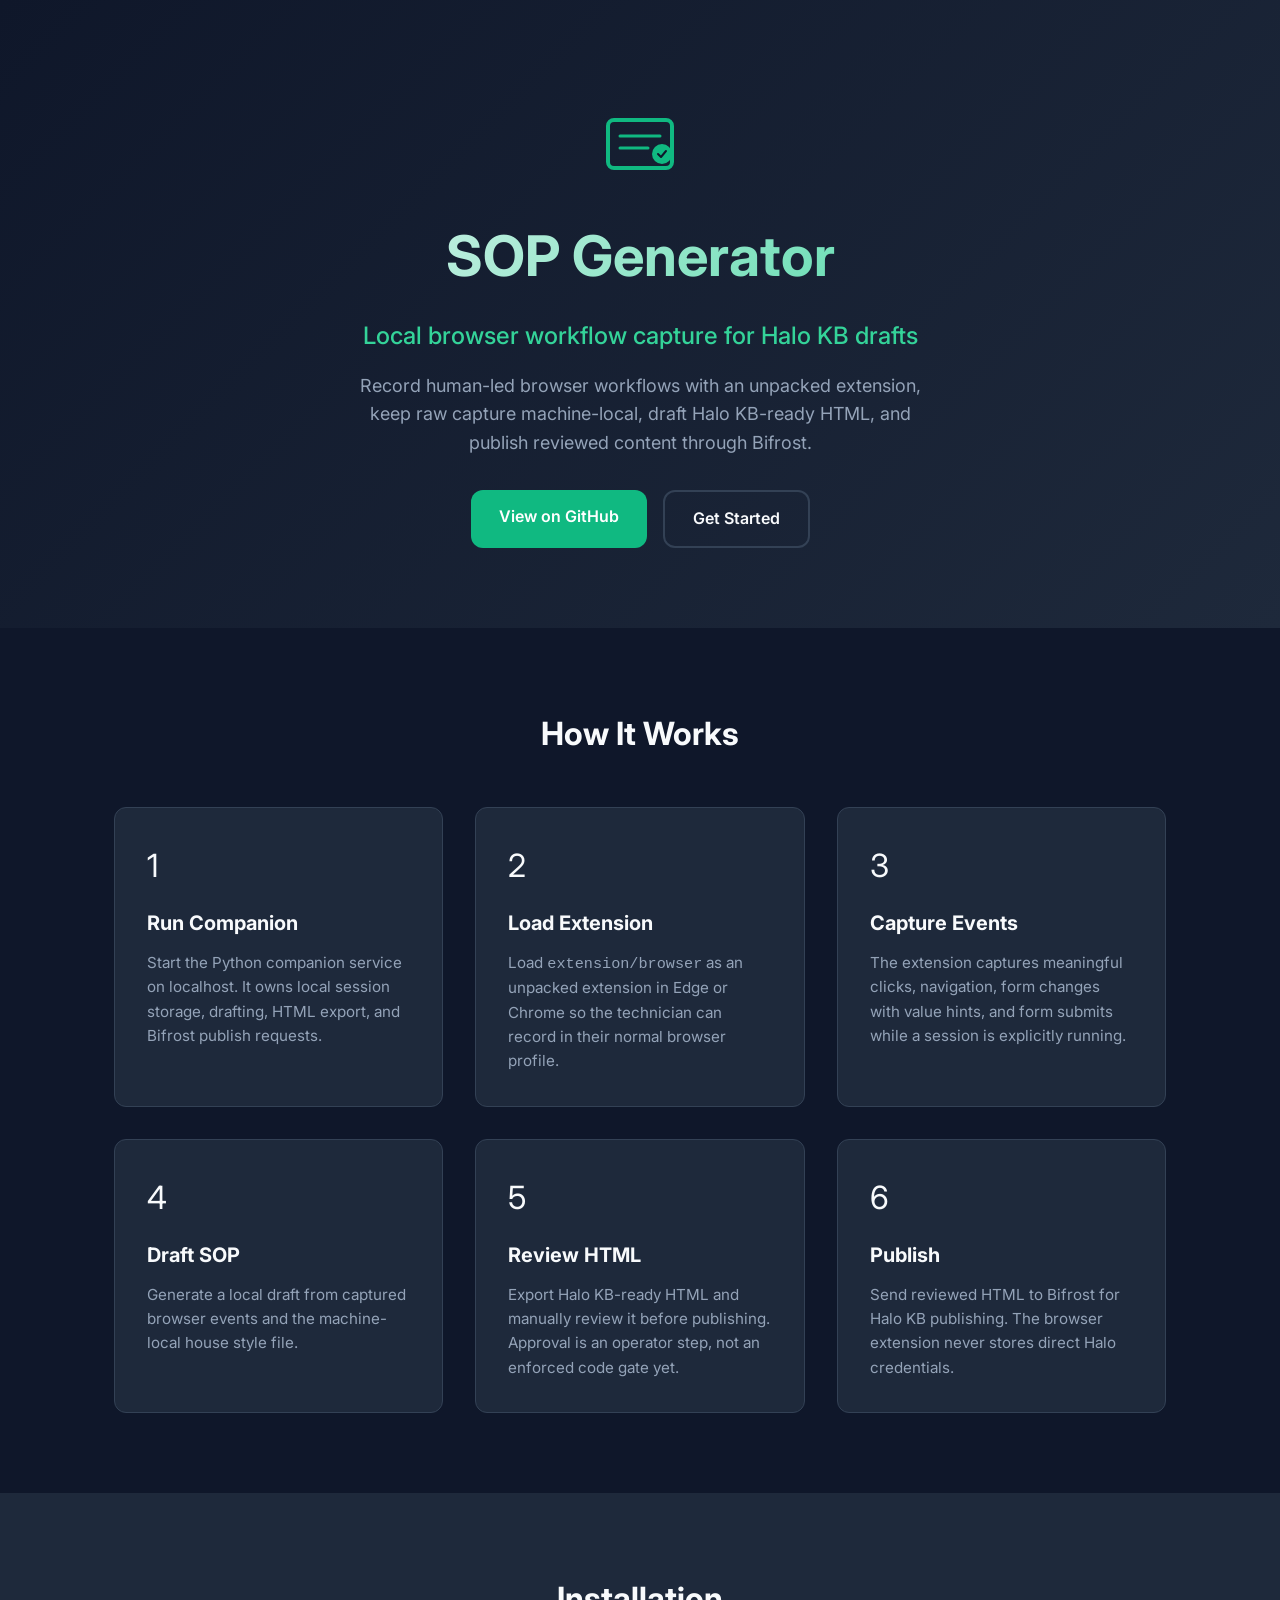
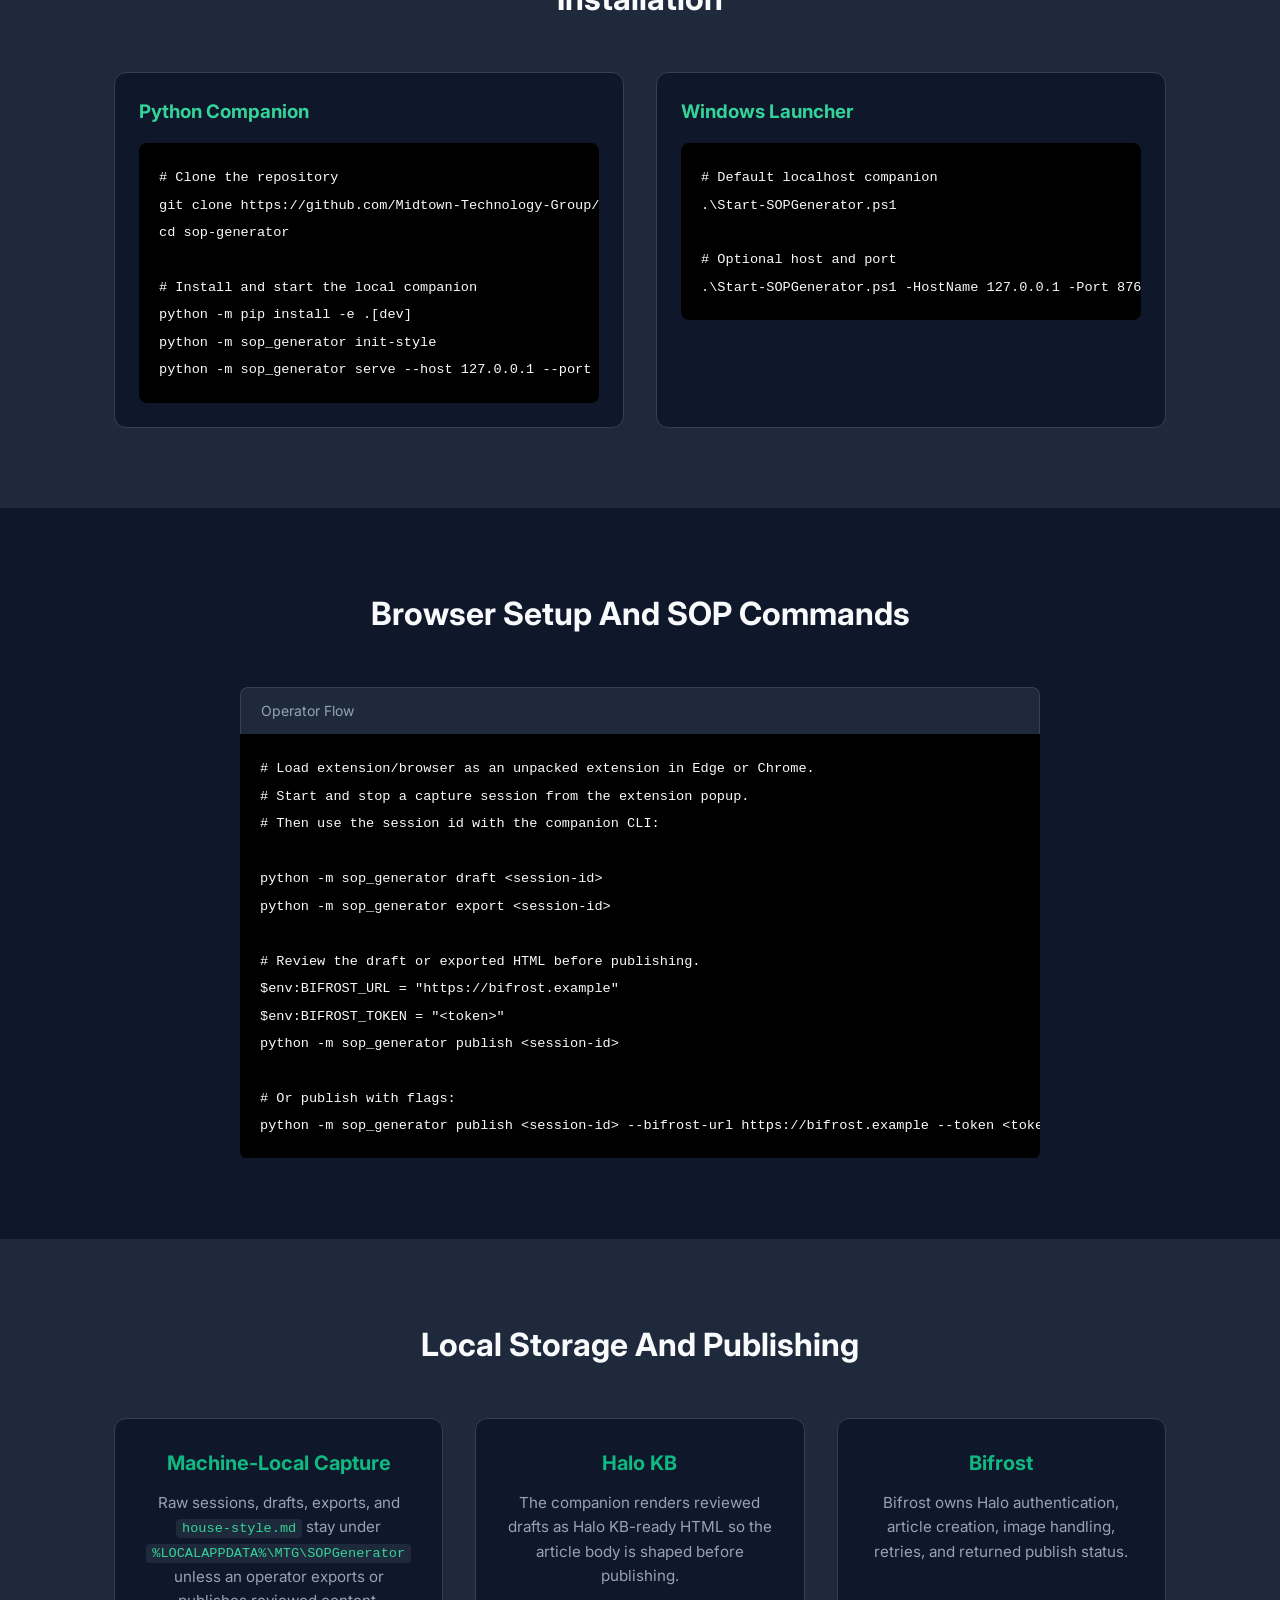
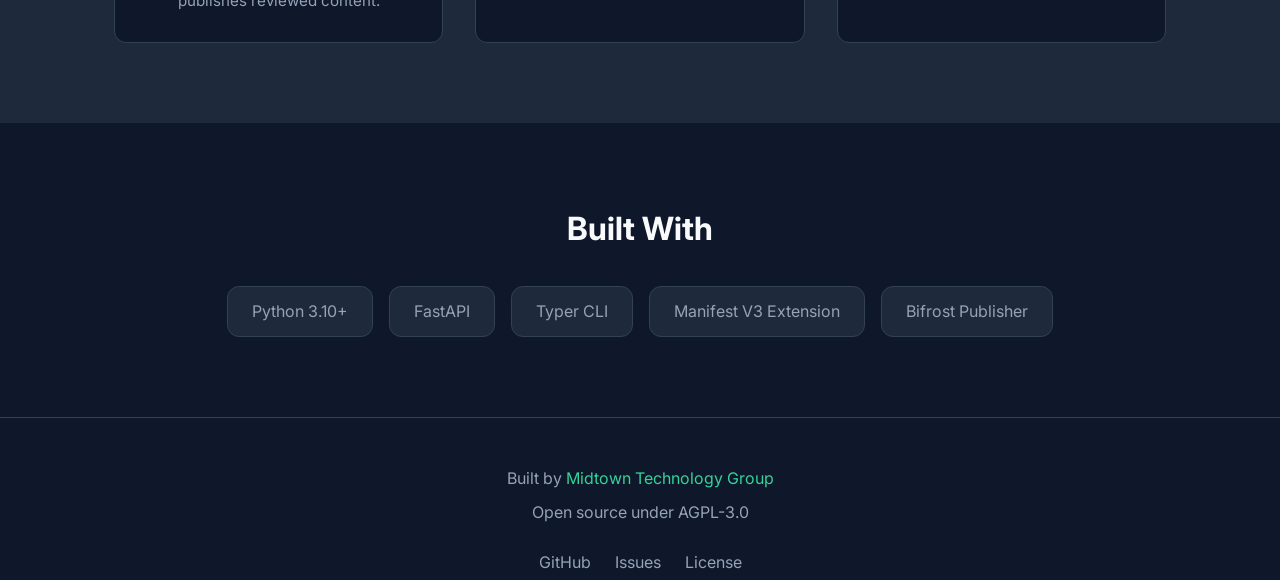
<file: docs/index.html>
<!DOCTYPE html>
<html lang="en">
<head>
    <meta charset="UTF-8">
    <meta name="viewport" content="width=device-width, initial-scale=1.0">
    <title>SOP Generator | Browser Workflow Capture</title>
    <link rel="stylesheet" href="styles.css">
    <link rel="preconnect" href="https://fonts.googleapis.com">
    <link href="https://fonts.googleapis.com/css2?family=Inter:wght@400;500;600;700&display=swap" rel="stylesheet">
</head>
<body>
    <header class="hero">
        <div class="container">
            <div class="logo">
                <svg width="80" height="80" viewBox="0 0 80 80" fill="none" xmlns="http://www.w3.org/2000/svg">
                    <rect x="8" y="20" width="64" height="48" rx="6" stroke="currentColor" stroke-width="4"/>
                    <line x1="20" y1="36" x2="60" y2="36" stroke="currentColor" stroke-width="3" stroke-linecap="round"/>
                    <line x1="20" y1="48" x2="48" y2="48" stroke="currentColor" stroke-width="3" stroke-linecap="round"/>
                    <circle cx="62" cy="54" r="10" fill="currentColor"/>
                    <path d="M58 54L61 57L66 51" stroke="#0f172a" stroke-width="2" stroke-linecap="round" stroke-linejoin="round"/>
                </svg>
            </div>
            <h1>SOP Generator</h1>
            <p class="tagline">Local browser workflow capture for Halo KB drafts</p>
            <p class="description">Record human-led browser workflows with an unpacked extension, keep raw capture machine-local, draft Halo KB-ready HTML, and publish reviewed content through Bifrost.</p>
            <div class="cta-buttons">
                <a href="https://github.com/Midtown-Technology-Group/sop-generator" class="btn btn-primary">View on GitHub</a>
                <a href="#install" class="btn btn-secondary">Get Started</a>
            </div>
        </div>
    </header>

    <main>
        <section class="features">
            <div class="container">
                <h2>How It Works</h2>
                <div class="feature-grid">
                    <div class="feature">
                        <div class="feature-icon">1</div>
                        <h3>Run Companion</h3>
                        <p>Start the Python companion service on localhost. It owns local session storage, drafting, HTML export, and Bifrost publish requests.</p>
                    </div>
                    <div class="feature">
                        <div class="feature-icon">2</div>
                        <h3>Load Extension</h3>
                        <p>Load <code>extension/browser</code> as an unpacked extension in Edge or Chrome so the technician can record in their normal browser profile.</p>
                    </div>
                    <div class="feature">
                        <div class="feature-icon">3</div>
                        <h3>Capture Events</h3>
                        <p>The extension captures meaningful clicks, navigation, form changes with value hints, and form submits while a session is explicitly running.</p>
                    </div>
                    <div class="feature">
                        <div class="feature-icon">4</div>
                        <h3>Draft SOP</h3>
                        <p>Generate a local draft from captured browser events and the machine-local house style file.</p>
                    </div>
                    <div class="feature">
                        <div class="feature-icon">5</div>
                        <h3>Review HTML</h3>
                        <p>Export Halo KB-ready HTML and manually review it before publishing. Approval is an operator step, not an enforced code gate yet.</p>
                    </div>
                    <div class="feature">
                        <div class="feature-icon">6</div>
                        <h3>Publish</h3>
                        <p>Send reviewed HTML to Bifrost for Halo KB publishing. The browser extension never stores direct Halo credentials.</p>
                    </div>
                </div>
            </div>
        </section>

        <section class="install" id="install">
            <div class="container">
                <h2>Installation</h2>
                <div class="install-methods">
                    <div class="install-method">
                        <h3>Python Companion</h3>
                        <div class="code-block">
                            <code># Clone the repository
git clone https://github.com/Midtown-Technology-Group/sop-generator.git
cd sop-generator

# Install and start the local companion
python -m pip install -e .[dev]
python -m sop_generator init-style
python -m sop_generator serve --host 127.0.0.1 --port 8765</code>
                        </div>
                    </div>
                    <div class="install-method">
                        <h3>Windows Launcher</h3>
                        <div class="code-block">
                            <code># Default localhost companion
.\Start-SOPGenerator.ps1

# Optional host and port
.\Start-SOPGenerator.ps1 -HostName 127.0.0.1 -Port 8765</code>
                        </div>
                    </div>
                </div>
            </div>
        </section>

        <section class="usage">
            <div class="container">
                <h2>Browser Setup And SOP Commands</h2>
                <div class="code-example">
                    <div class="code-header">Operator Flow</div>
                    <div class="code-block">
                        <code># Load extension/browser as an unpacked extension in Edge or Chrome.
# Start and stop a capture session from the extension popup.
# Then use the session id with the companion CLI:

python -m sop_generator draft &lt;session-id&gt;
python -m sop_generator export &lt;session-id&gt;

# Review the draft or exported HTML before publishing.
$env:BIFROST_URL = "https://bifrost.example"
$env:BIFROST_TOKEN = "&lt;token&gt;"
python -m sop_generator publish &lt;session-id&gt;

# Or publish with flags:
python -m sop_generator publish &lt;session-id&gt; --bifrost-url https://bifrost.example --token &lt;token&gt;</code>
                    </div>
                </div>
            </div>
        </section>

        <section class="psa-integration">
            <div class="container">
                <h2>Local Storage And Publishing</h2>
                <div class="psa-grid">
                    <div class="psa-card">
                        <h3>Machine-Local Capture</h3>
                        <p>Raw sessions, drafts, exports, and <code>house-style.md</code> stay under <code>%LOCALAPPDATA%\MTG\SOPGenerator</code> unless an operator exports or publishes reviewed content.</p>
                    </div>
                    <div class="psa-card">
                        <h3>Halo KB</h3>
                        <p>The companion renders reviewed drafts as Halo KB-ready HTML so the article body is shaped before publishing.</p>
                    </div>
                    <div class="psa-card">
                        <h3>Bifrost</h3>
                        <p>Bifrost owns Halo authentication, article creation, image handling, retries, and returned publish status.</p>
                    </div>
                </div>
            </div>
        </section>

        <section class="tech-stack">
            <div class="container">
                <h2>Built With</h2>
                <div class="stack-list">
                    <a href="https://python.org" class="stack-item">Python 3.10+</a>
                    <span class="stack-item">FastAPI</span>
                    <span class="stack-item">Typer CLI</span>
                    <span class="stack-item">Manifest V3 Extension</span>
                    <span class="stack-item">Bifrost Publisher</span>
                </div>
            </div>
        </section>
    </main>

    <footer>
        <div class="container">
            <p>Built by <a href="https://midtowntg.com">Midtown Technology Group</a></p>
            <p>Open source under AGPL-3.0</p>
            <div class="footer-links">
                <a href="https://github.com/Midtown-Technology-Group/sop-generator">GitHub</a>
                <a href="https://github.com/Midtown-Technology-Group/sop-generator/issues">Issues</a>
                <a href="https://github.com/Midtown-Technology-Group/sop-generator/blob/main/LICENSE">License</a>
            </div>
        </div>
    </footer>
</body>
</html>
</file>
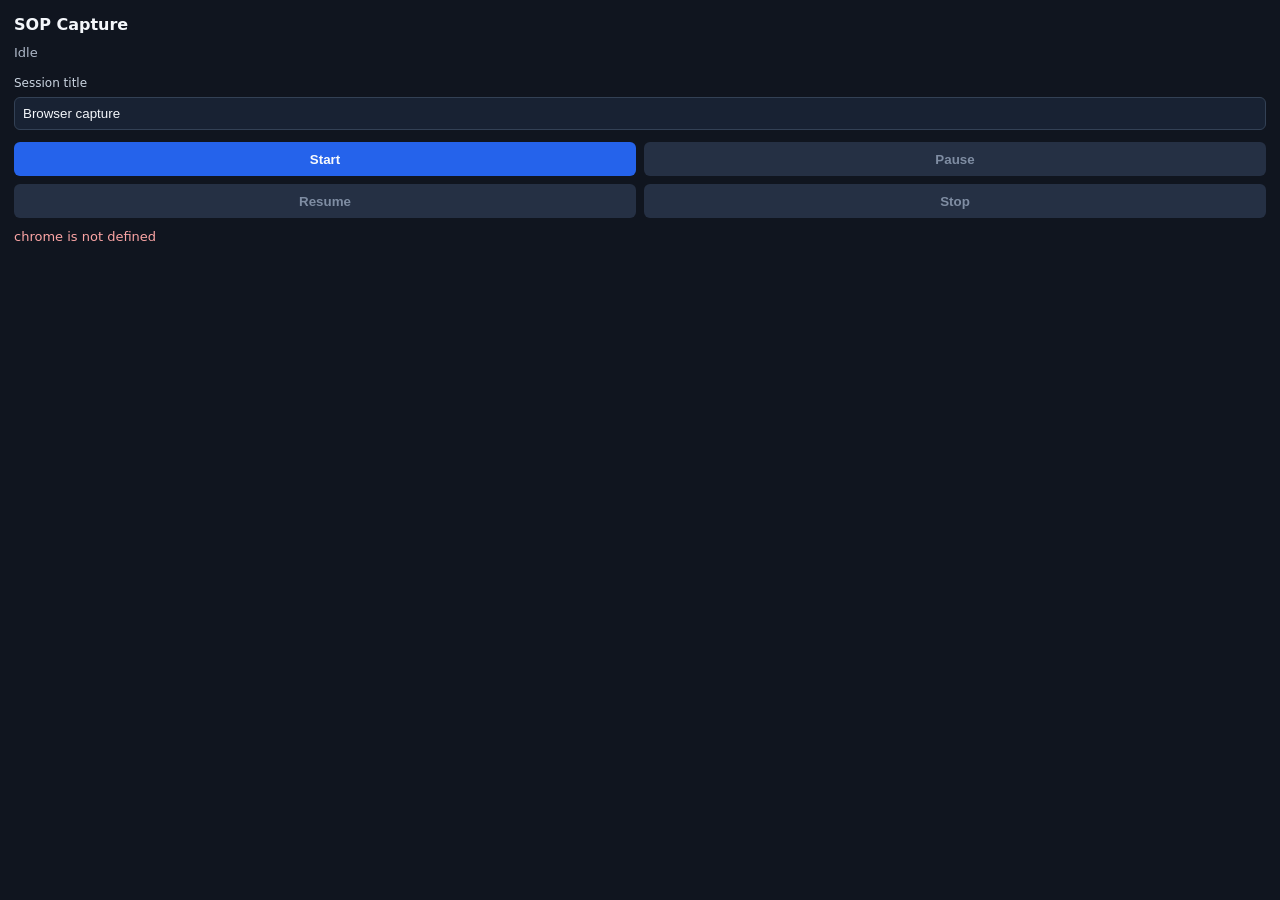
<file: extension/browser/popup.html>
<!doctype html>
<html lang="en">
  <head>
    <meta charset="utf-8">
    <meta name="viewport" content="width=device-width, initial-scale=1">
    <title>SOP Capture</title>
    <link rel="stylesheet" href="styles.css">
  </head>
  <body>
    <main>
      <h1>SOP Capture</h1>
      <p id="status" aria-live="polite">Idle</p>
      <label for="title">Session title</label>
      <input id="title" type="text" value="Browser capture">
      <div class="controls">
        <button id="start" type="button">Start</button>
        <button id="pause" type="button">Pause</button>
        <button id="resume" type="button">Resume</button>
        <button id="stop" type="button">Stop</button>
      </div>
      <p id="message" aria-live="polite"></p>
    </main>
    <script src="popup.js"></script>
  </body>
</html>
</file>
<file: docs/styles.css>
/* SOP Generator - Project Site Styles */

:root {
    --primary: #10b981;
    --primary-dark: #059669;
    --secondary: #34d399;
    --accent: #f59e0b;
    --bg: #0f172a;
    --bg-light: #1e293b;
    --text: #f8fafc;
    --text-muted: #94a3b8;
    --border: #334155;
    --radius: 12px;
}

* {
    margin: 0;
    padding: 0;
    box-sizing: border-box;
}

body {
    font-family: 'Inter', -apple-system, BlinkMacSystemFont, sans-serif;
    background: var(--bg);
    color: var(--text);
    line-height: 1.6;
}

.container {
    max-width: 1100px;
    margin: 0 auto;
    padding: 0 24px;
}

/* Hero */
.hero {
    text-align: center;
    padding: 100px 24px 80px;
    background: linear-gradient(135deg, var(--bg) 0%, var(--bg-light) 100%);
}

.logo {
    color: var(--primary);
    margin-bottom: 24px;
}

.hero h1 {
    font-size: 3.5rem;
    font-weight: 700;
    margin-bottom: 16px;
    background: linear-gradient(135deg, var(--text) 0%, var(--secondary) 100%);
    -webkit-background-clip: text;
    -webkit-text-fill-color: transparent;
    background-clip: text;
}

.tagline {
    font-size: 1.5rem;
    color: var(--secondary);
    font-weight: 500;
    margin-bottom: 16px;
}

.description {
    font-size: 1.125rem;
    color: var(--text-muted);
    max-width: 600px;
    margin: 0 auto 32px;
}

.cta-buttons {
    display: flex;
    gap: 16px;
    justify-content: center;
    flex-wrap: wrap;
}

.btn {
    padding: 14px 28px;
    border-radius: var(--radius);
    font-weight: 600;
    text-decoration: none;
    transition: all 0.2s;
}

.btn-primary {
    background: var(--primary);
    color: white;
}

.btn-primary:hover {
    background: var(--primary-dark);
    transform: translateY(-2px);
}

.btn-secondary {
    background: transparent;
    color: var(--text);
    border: 2px solid var(--border);
}

.btn-secondary:hover {
    border-color: var(--secondary);
    color: var(--secondary);
}

/* Features */
.features {
    padding: 80px 0;
}

.features h2 {
    text-align: center;
    font-size: 2rem;
    margin-bottom: 48px;
}

.feature-grid {
    display: grid;
    grid-template-columns: repeat(auto-fit, minmax(300px, 1fr));
    gap: 32px;
}

.feature {
    background: var(--bg-light);
    padding: 32px;
    border-radius: var(--radius);
    border: 1px solid var(--border);
    transition: all 0.2s;
}

.feature:hover {
    border-color: var(--primary);
    transform: translateY(-4px);
}

.feature-icon {
    font-size: 2rem;
    margin-bottom: 16px;
}

.feature h3 {
    font-size: 1.25rem;
    margin-bottom: 12px;
    color: var(--text);
}

.feature p {
    color: var(--text-muted);
    font-size: 0.95rem;
}

/* Installation */
.install {
    padding: 80px 0;
    background: var(--bg-light);
}

.install h2 {
    text-align: center;
    font-size: 2rem;
    margin-bottom: 48px;
}

.install-methods {
    display: grid;
    grid-template-columns: repeat(auto-fit, minmax(400px, 1fr));
    gap: 32px;
}

.install-method {
    background: var(--bg);
    padding: 24px;
    border-radius: var(--radius);
    border: 1px solid var(--border);
}

.install-method h3 {
    margin-bottom: 16px;
    color: var(--secondary);
}

.code-block {
    background: #000;
    padding: 20px;
    border-radius: 8px;
    overflow-x: auto;
}

.code-block code {
    font-family: 'Fira Code', 'Consolas', monospace;
    font-size: 0.85rem;
    color: var(--text);
    line-height: 1.8;
    white-space: pre;
}

/* Usage Example */
.usage {
    padding: 80px 0;
}

.usage h2 {
    text-align: center;
    font-size: 2rem;
    margin-bottom: 48px;
}

.code-example {
    max-width: 800px;
    margin: 0 auto;
}

.code-header {
    background: var(--bg-light);
    padding: 12px 20px;
    border-radius: 8px 8px 0 0;
    border: 1px solid var(--border);
    border-bottom: none;
    color: var(--text-muted);
    font-size: 0.875rem;
}

.code-example .code-block {
    border-radius: 0 0 8px 8px;
}

/* PSA Integration */
.psa-integration {
    padding: 80px 0;
    background: var(--bg-light);
}

.psa-integration h2 {
    text-align: center;
    font-size: 2rem;
    margin-bottom: 48px;
}

.psa-grid {
    display: grid;
    grid-template-columns: repeat(auto-fit, minmax(280px, 1fr));
    gap: 32px;
}

.psa-card {
    background: var(--bg);
    padding: 28px;
    border-radius: var(--radius);
    border: 1px solid var(--border);
    text-align: center;
}

.psa-card h3 {
    font-size: 1.25rem;
    margin-bottom: 12px;
    color: var(--primary);
}

.psa-card p {
    color: var(--text-muted);
    font-size: 0.95rem;
}

.psa-card code {
    background: var(--bg-light);
    padding: 2px 6px;
    border-radius: 4px;
    font-size: 0.85rem;
    color: var(--secondary);
}

/* Tech Stack */
.tech-stack {
    padding: 80px 0;
}

.tech-stack h2 {
    text-align: center;
    font-size: 2rem;
    margin-bottom: 32px;
}

.stack-list {
    display: flex;
    gap: 16px;
    justify-content: center;
    flex-wrap: wrap;
}

.stack-item {
    padding: 12px 24px;
    background: var(--bg-light);
    border: 1px solid var(--border);
    border-radius: var(--radius);
    color: var(--text-muted);
    text-decoration: none;
    transition: all 0.2s;
}

.stack-item:hover {
    border-color: var(--secondary);
    color: var(--secondary);
}

.stack-item.coming-soon {
    border-style: dashed;
    opacity: 0.7;
}

/* Footer */
footer {
    padding: 48px 0;
    text-align: center;
    border-top: 1px solid var(--border);
}

footer p {
    color: var(--text-muted);
    margin-bottom: 8px;
}

footer a {
    color: var(--secondary);
    text-decoration: none;
}

.footer-links {
    display: flex;
    gap: 24px;
    justify-content: center;
    margin-top: 24px;
}

.footer-links a {
    color: var(--text-muted);
    transition: color 0.2s;
}

.footer-links a:hover {
    color: var(--text);
}

/* Responsive */
@media (max-width: 768px) {
    .hero h1 {
        font-size: 2.5rem;
    }
    
    .tagline {
        font-size: 1.25rem;
    }
    
    .install-methods {
        grid-template-columns: 1fr;
    }
}
</file>
<file: extension/browser/styles.css>
* {
  box-sizing: border-box;
}

body {
  min-width: 280px;
  margin: 0;
  color: #f4f7fb;
  background: #10151f;
  font: 13px/1.4 system-ui, -apple-system, BlinkMacSystemFont, "Segoe UI", sans-serif;
}

main {
  padding: 14px;
}

h1 {
  margin: 0 0 8px;
  font-size: 16px;
  font-weight: 650;
}

p {
  margin: 0 0 12px;
  color: #aeb8c8;
}

label {
  display: block;
  margin-bottom: 6px;
  color: #cbd5e1;
  font-size: 12px;
}

input {
  width: 100%;
  margin-bottom: 12px;
  padding: 8px;
  color: #f4f7fb;
  background: #182233;
  border: 1px solid #334155;
  border-radius: 6px;
}

.controls {
  display: grid;
  grid-template-columns: 1fr 1fr;
  gap: 8px;
}

button {
  min-height: 34px;
  color: #f8fafc;
  background: #2563eb;
  border: 0;
  border-radius: 6px;
  font-weight: 650;
  cursor: pointer;
}

button:disabled {
  color: #7f8da3;
  background: #253044;
  cursor: default;
}

#message {
  min-height: 18px;
  margin: 10px 0 0;
}

.error {
  color: #fca5a5;
}
</file>
